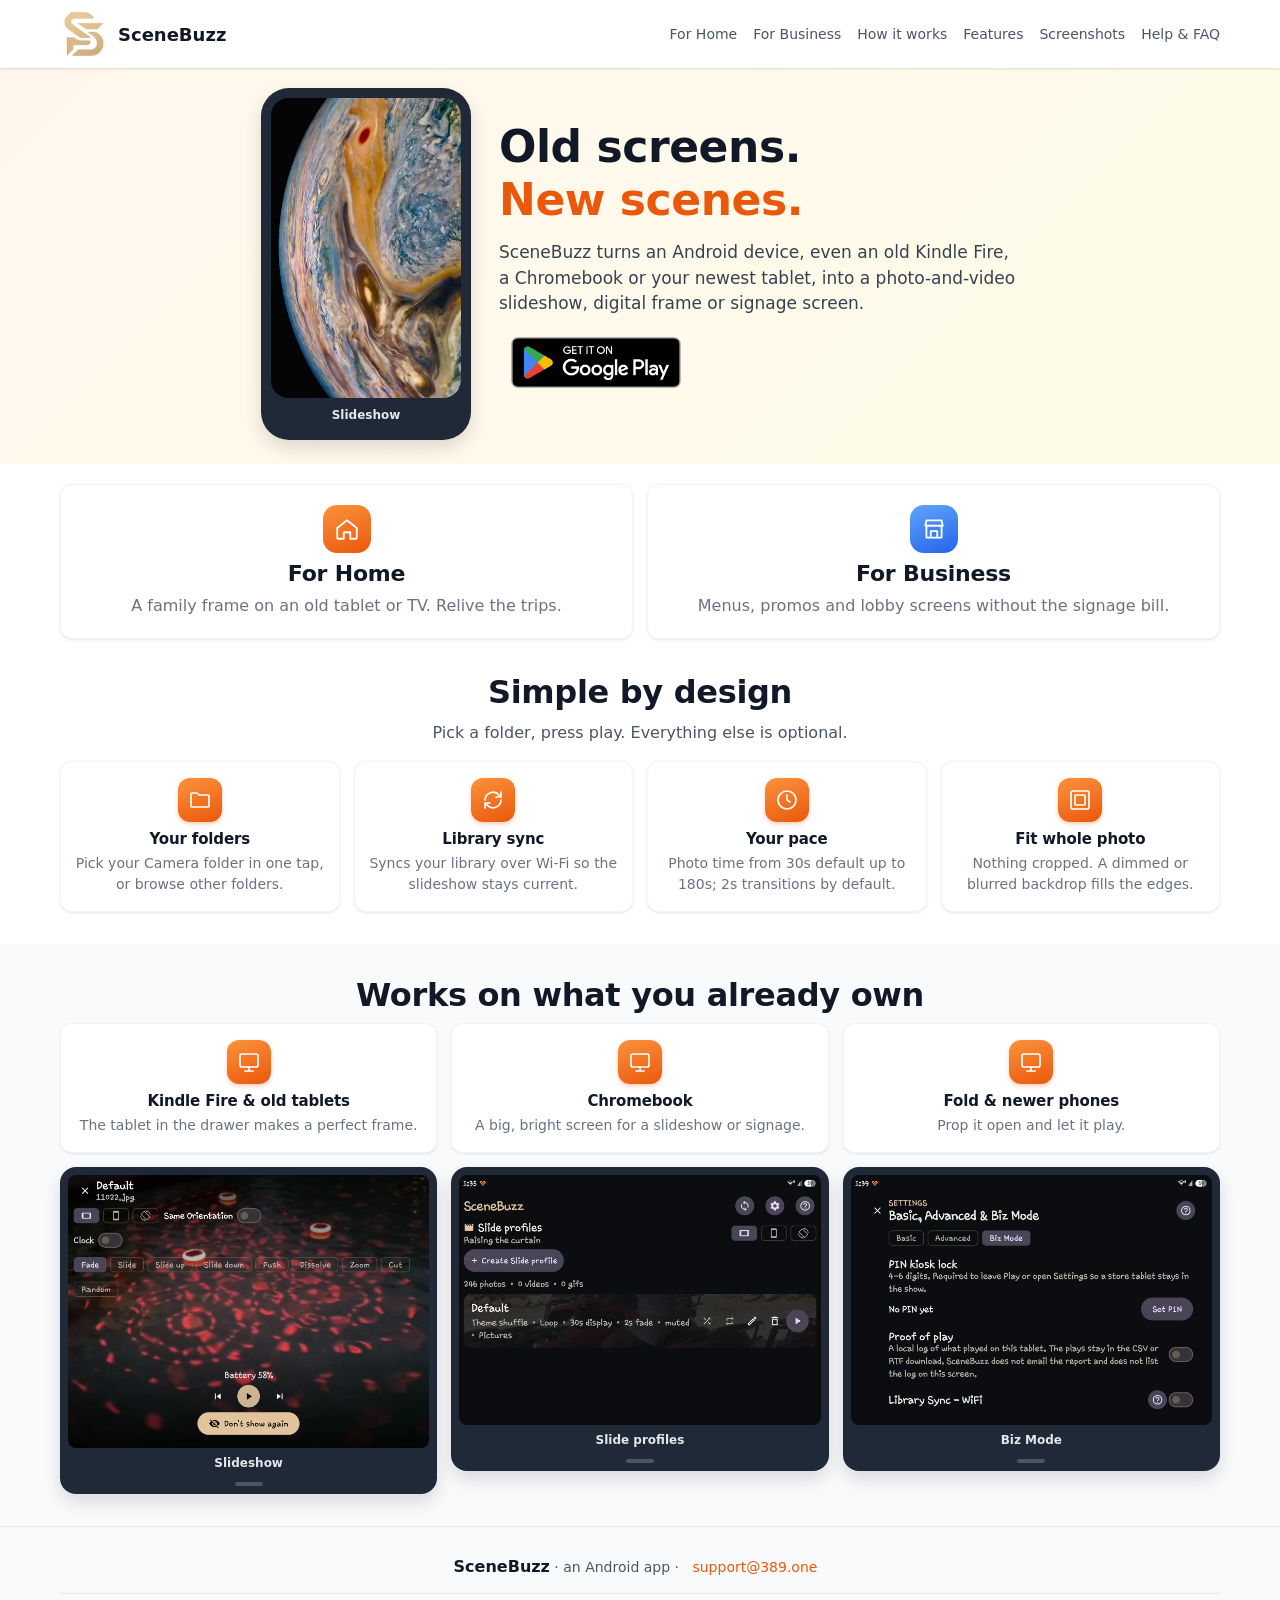
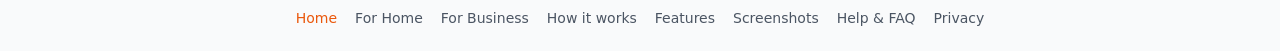
<file: index.html>
<!doctype html><html lang=en><head><meta charset=utf-8><meta name=viewport content="width=device-width,initial-scale=1"><title>Home · SceneBuzz</title>
<meta name=description content="SceneBuzz turns an Android device into a photo-and-video slideshow, digital frame, or signage screen."><link rel=icon href=images/icon.png type=image/png><link rel=icon href=favicon.ico sizes=48x48><link rel=apple-touch-icon href=images/icon.png>
<meta property=og:type content=website><meta property=og:title content="Home · SceneBuzz"><meta property=og:description content="SceneBuzz turns an Android device into a photo-and-video slideshow, digital frame, or signage screen."><meta property=og:url content="https://scenebuzz.389.one/"><meta property=og:image content="https://scenebuzz.389.one/images/feature.jpg"><meta name=twitter:card content=summary_large_image>
<link rel=stylesheet href=style.css></head><body>
<header><div class=w><a class=brand href=index.html><img src=images/icon.png alt=SceneBuzz width=48 height=48>SceneBuzz</a><nav><a href="home.html">For Home</a><a href="business.html">For Business</a><a href="how-it-works.html">How it works</a><a href="features.html">Features</a><a href="screenshots.html">Screenshots</a><a href="faq.html">Help & FAQ</a></nav></div></header><div class=hero><div class="w hero-row"><figure class=phone><video width=480 height=758 poster=assets/scenebuzz-slideshow-poster.jpg?v=4 autoplay muted loop playsinline preload=auto aria-label="SceneBuzz slideshow playing, fading through four planet photos"><source src=assets/scenebuzz-slideshow.webm?v=4 type=video/webm><source src=assets/scenebuzz-slideshow.mp4?v=4 type=video/mp4></video><figcaption>Slideshow</figcaption></figure><div class=hero-copy><h1>Old screens.<br><span class=acc>New scenes.</span></h1><p class=lead>SceneBuzz turns an Android device, even an old Kindle Fire, a Chromebook or your newest tablet, into a photo-and-video slideshow, digital frame or signage screen.</p><a class="gplay" href="https://play.google.com/store/apps/details?id=com.sceneframe.app" target="_blank" rel="noopener"><img src="images/google-play-badge.png" alt="Get it on Google Play" width="194" height="75"></a></div></div></div><div class=w><div class=doors><a class="door d1" href=home.html><svg class="ic" viewBox="0 0 24 24" fill="none" stroke="currentColor" stroke-width="1.7" stroke-linecap="round" stroke-linejoin="round"><path d="M3 11l9-7 9 7v9a1 1 0 0 1-1 1h-5v-6H9v6H4a1 1 0 0 1-1-1z"/></svg><h2>For Home</h2><p>A family frame on an old tablet or TV. Relive the trips.</p></a><a class="door d2" href=business.html><svg class="ic" viewBox="0 0 24 24" fill="none" stroke="currentColor" stroke-width="1.7" stroke-linecap="round" stroke-linejoin="round"><path d="M4 9h16l-1-5H5zM5 9v11h14V9M9 20v-6h6v6"/></svg><h2>For Business</h2><p>Menus, promos and lobby screens without the signage bill.</p></a></div></div><section><div class=w><h2>Simple by design</h2><p class=sub>Pick a folder, press play. Everything else is optional.</p><div class="g g4"><div class=card><svg class="ic" viewBox="0 0 24 24" fill="none" stroke="currentColor" stroke-width="1.7" stroke-linecap="round" stroke-linejoin="round"><path d="M3 6a1 1 0 0 1 1-1h5l2 2h9a1 1 0 0 1 1 1v10a1 1 0 0 1-1 1H4a1 1 0 0 1-1-1z"/></svg><h3>Your folders</h3><p>Pick your Camera folder in one tap, or browse other folders.</p></div><div class=card><svg class="ic" viewBox="0 0 24 24" fill="none" stroke="currentColor" stroke-width="1.7" stroke-linecap="round" stroke-linejoin="round"><path d="M4 12a8 8 0 0 1 14-5l2 2M20 12a8 8 0 0 1-14 5l-2-2M20 4v5h-5M4 20v-5h5"/></svg><h3>Library sync</h3><p>Syncs your library over Wi-Fi so the slideshow stays current.</p></div><div class=card><svg class="ic" viewBox="0 0 24 24" fill="none" stroke="currentColor" stroke-width="1.7" stroke-linecap="round" stroke-linejoin="round"><circle cx="12" cy="12" r="9"/><path d="M12 7v5l3 2"/></svg><h3>Your pace</h3><p>Photo time from 30s default up to 180s; 2s transitions by default.</p></div><div class=card><svg class="ic" viewBox="0 0 24 24" fill="none" stroke="currentColor" stroke-width="1.7" stroke-linecap="round" stroke-linejoin="round"><rect x="3" y="3" width="18" height="18" rx="2"/><rect x="7" y="7" width="10" height="10" rx="1"/></svg><h3>Fit whole photo</h3><p>Nothing cropped. A dimmed or blurred backdrop fills the edges.</p></div></div></div></section><section class="dark"><div class=w><h2>Works on what you already own</h2><div class=stack><div class="g g3"><div class=card><svg class="ic" viewBox="0 0 24 24" fill="none" stroke="currentColor" stroke-width="1.7" stroke-linecap="round" stroke-linejoin="round"><rect x="3" y="4" width="18" height="13" rx="2"/><path d="M8 21h8M12 17v4"/></svg><h3>Kindle Fire & old tablets</h3><p>The tablet in the drawer makes a perfect frame.</p></div><div class=card><svg class="ic" viewBox="0 0 24 24" fill="none" stroke="currentColor" stroke-width="1.7" stroke-linecap="round" stroke-linejoin="round"><rect x="3" y="4" width="18" height="13" rx="2"/><path d="M8 21h8M12 17v4"/></svg><h3>Chromebook</h3><p>A big, bright screen for a slideshow or signage.</p></div><div class=card><svg class="ic" viewBox="0 0 24 24" fill="none" stroke="currentColor" stroke-width="1.7" stroke-linecap="round" stroke-linejoin="round"><rect x="3" y="4" width="18" height="13" rx="2"/><path d="M8 21h8M12 17v4"/></svg><h3>Fold & newer phones</h3><p>Prop it open and let it play.</p></div></div><div class="shots c3"><figure class=shot><img src=images/play.webp alt="SceneBuzz slideshow with the transition picker open" width=1400 height=1057><figcaption>Slideshow</figcaption></figure><figure class=shot><img src=images/home.webp alt="SceneBuzz home screen with slide profiles" width=1400 height=967><figcaption>Slide profiles</figcaption></figure><figure class=shot><img src=images/biz.webp alt="Biz Mode settings with PIN kiosk lock, proof of play, and Library Sync" width=1400 height=967><figcaption>Biz Mode</figcaption></figure></div></div></div></section>
<footer><div class=w><div><b style="color:#f4efe8">SceneBuzz</b> · an Android app · <a href="mailto:support@389.one">support@389.one</a></div><div><a href="index.html">Home</a><a href="home.html">For Home</a><a href="business.html">For Business</a><a href="how-it-works.html">How it works</a><a href="features.html">Features</a><a href="screenshots.html">Screenshots</a><a href="faq.html">Help & FAQ</a><a href="privacy.html">Privacy</a></div></div></footer></body></html>
</file>
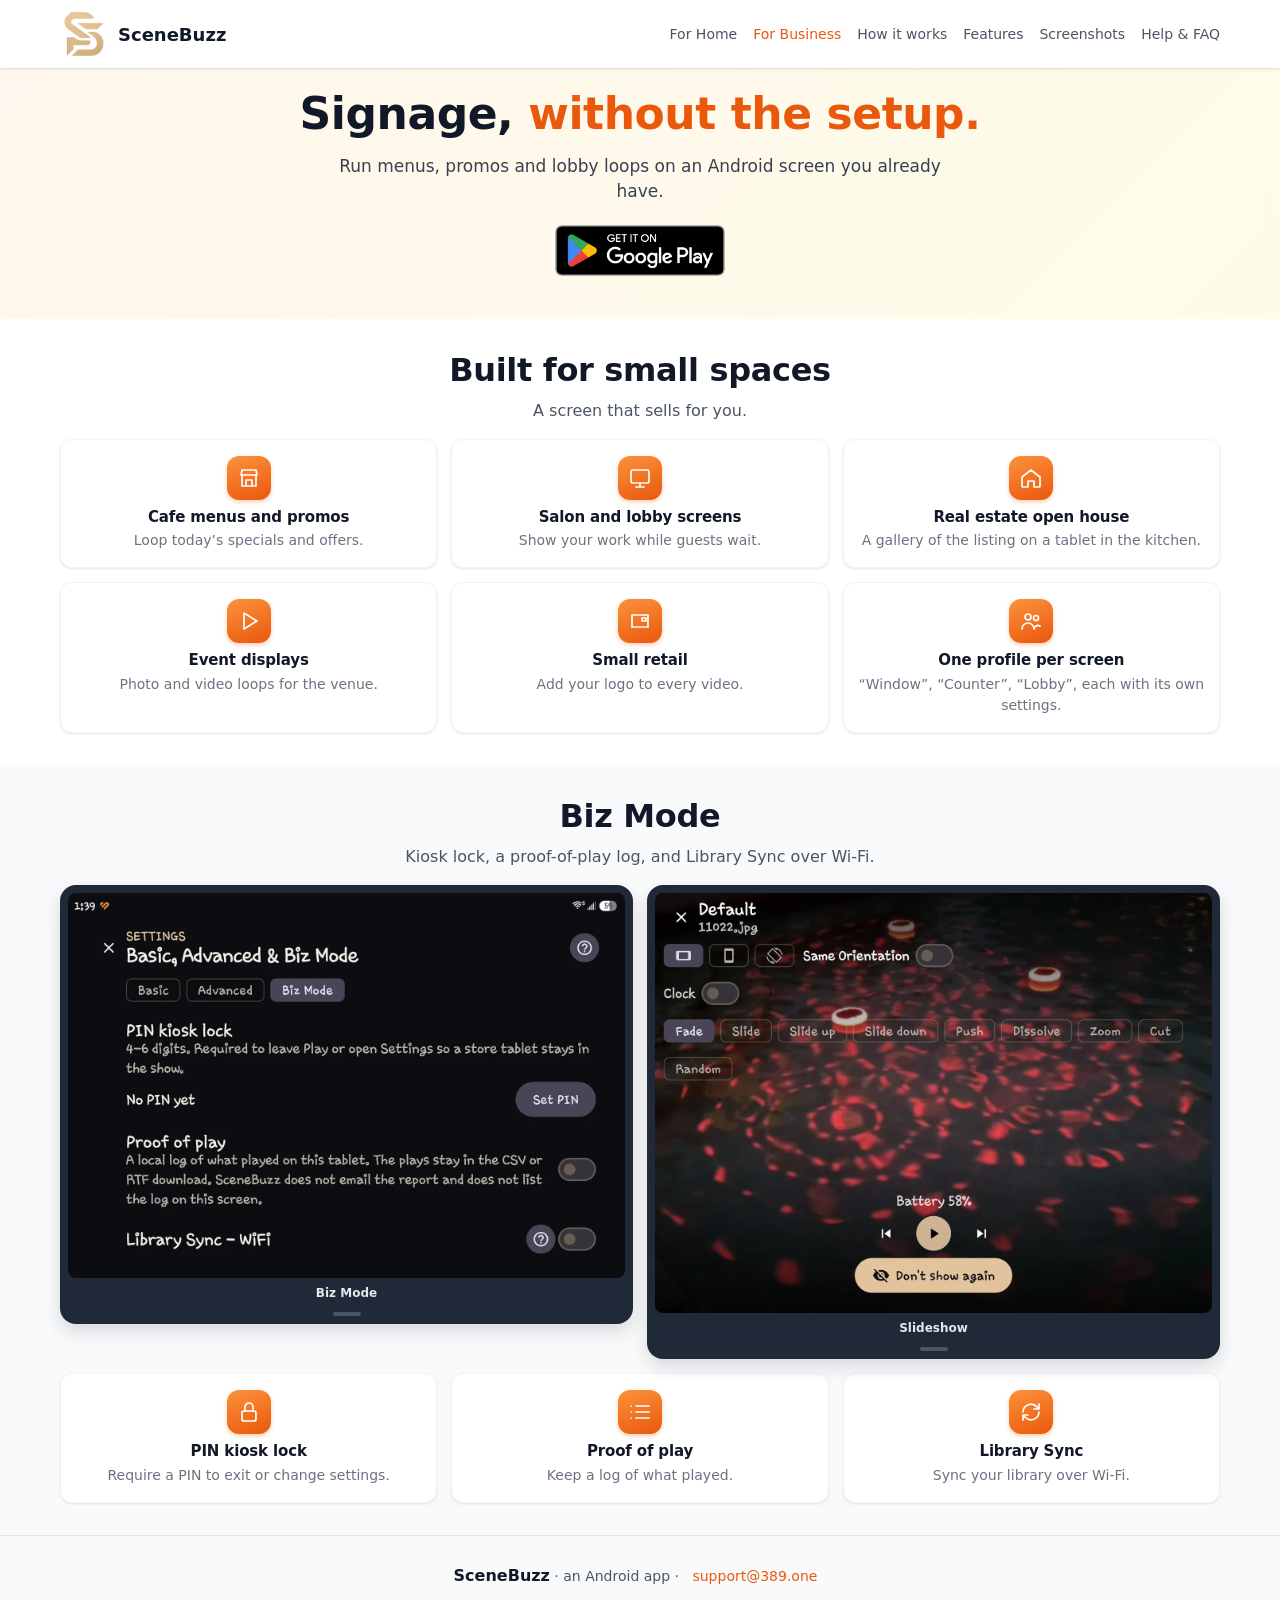
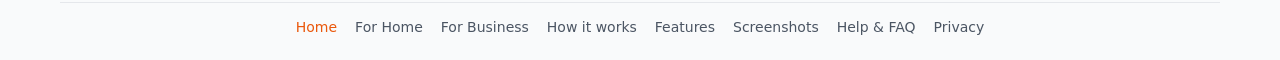
<file: business.html>
<!doctype html><html lang=en><head><meta charset=utf-8><meta name=viewport content="width=device-width,initial-scale=1"><title>For Business · SceneBuzz</title>
<meta name=description content="Biz Mode adds a PIN kiosk lock, a proof-of-play log, and Library Sync over Wi-Fi."><link rel=icon href=images/icon.png type=image/png><link rel=icon href=favicon.ico sizes=48x48><link rel=apple-touch-icon href=images/icon.png>
<meta property=og:type content=website><meta property=og:title content="For Business · SceneBuzz"><meta property=og:description content="Biz Mode adds a PIN kiosk lock, a proof-of-play log, and Library Sync over Wi-Fi."><meta property=og:url content="https://scenebuzz.389.one/business.html"><meta property=og:image content="https://scenebuzz.389.one/images/feature.jpg"><meta name=twitter:card content=summary_large_image>
<link rel=stylesheet href=style.css></head><body>
<header><div class=w><a class=brand href=index.html><img src=images/icon.png alt=SceneBuzz width=48 height=48>SceneBuzz</a><nav><a href="home.html">For Home</a><a href="business.html" class=on>For Business</a><a href="how-it-works.html">How it works</a><a href="features.html">Features</a><a href="screenshots.html">Screenshots</a><a href="faq.html">Help & FAQ</a></nav></div></header><div class=hero><div class=w><h1>Signage, <span class=acc>without the setup.</span></h1><p class=lead>Run menus, promos and lobby loops on an Android screen you already have.</p><a class="gplay" href="https://play.google.com/store/apps/details?id=com.sceneframe.app" target="_blank" rel="noopener"><img src="images/google-play-badge.png" alt="Get it on Google Play" width="194" height="75"></a></div></div><section><div class=w><h2>Built for small spaces</h2><p class=sub>A screen that sells for you.</p><div class="g g3"><div class=card><svg class="ic" viewBox="0 0 24 24" fill="none" stroke="currentColor" stroke-width="1.7" stroke-linecap="round" stroke-linejoin="round"><path d="M4 9h16l-1-5H5zM5 9v11h14V9M9 20v-6h6v6"/></svg><h3>Cafe menus and promos</h3><p>Loop today’s specials and offers.</p></div><div class=card><svg class="ic" viewBox="0 0 24 24" fill="none" stroke="currentColor" stroke-width="1.7" stroke-linecap="round" stroke-linejoin="round"><rect x="3" y="4" width="18" height="13" rx="2"/><path d="M8 21h8M12 17v4"/></svg><h3>Salon and lobby screens</h3><p>Show your work while guests wait.</p></div><div class=card><svg class="ic" viewBox="0 0 24 24" fill="none" stroke="currentColor" stroke-width="1.7" stroke-linecap="round" stroke-linejoin="round"><path d="M3 11l9-7 9 7v9a1 1 0 0 1-1 1h-5v-6H9v6H4a1 1 0 0 1-1-1z"/></svg><h3>Real estate open house</h3><p>A gallery of the listing on a tablet in the kitchen.</p></div><div class=card><svg class="ic" viewBox="0 0 24 24" fill="none" stroke="currentColor" stroke-width="1.7" stroke-linecap="round" stroke-linejoin="round"><path d="M7 4l13 8-13 8z"/></svg><h3>Event displays</h3><p>Photo and video loops for the venue.</p></div><div class=card><svg class="ic" viewBox="0 0 24 24" fill="none" stroke="currentColor" stroke-width="1.7" stroke-linecap="round" stroke-linejoin="round"><path d="M4 6h16v12H4z"/><path d="M14 9h4v3h-4z"/></svg><h3>Small retail</h3><p>Add your logo to every video.</p></div><div class=card><svg class="ic" viewBox="0 0 24 24" fill="none" stroke="currentColor" stroke-width="1.7" stroke-linecap="round" stroke-linejoin="round"><circle cx="9" cy="8" r="3"/><circle cx="17" cy="9" r="2.5"/><path d="M3 20a6 6 0 0 1 12 0M15 20a4 4 0 0 1 6-3"/></svg><h3>One profile per screen</h3><p>“Window”, “Counter”, “Lobby”, each with its own settings.</p></div></div></div></section><section class="dark"><div class=w><h2>Biz Mode</h2><p class=sub>Kiosk lock, a proof-of-play log, and Library Sync over Wi-Fi.</p><div class=stack><div class="shots c2"><figure class=shot><img src=images/biz.webp alt="Biz Mode settings with PIN kiosk lock, proof of play, and Library Sync" width=1400 height=967><figcaption>Biz Mode</figcaption></figure><figure class=shot><img src=images/play.webp alt="SceneBuzz slideshow with the transition picker open" width=1400 height=1057><figcaption>Slideshow</figcaption></figure></div><div class="g g3"><div class=card><svg class="ic" viewBox="0 0 24 24" fill="none" stroke="currentColor" stroke-width="1.7" stroke-linecap="round" stroke-linejoin="round"><rect x="5" y="11" width="14" height="10" rx="2"/><path d="M8 11V7a4 4 0 0 1 8 0v4"/></svg><h3>PIN kiosk lock</h3><p>Require a PIN to exit or change settings.</p></div><div class=card><svg class="ic" viewBox="0 0 24 24" fill="none" stroke="currentColor" stroke-width="1.7" stroke-linecap="round" stroke-linejoin="round"><path d="M8 6h13M8 12h13M8 18h13M3 6h.01M3 12h.01M3 18h.01"/></svg><h3>Proof of play</h3><p>Keep a log of what played.</p></div><div class=card><svg class="ic" viewBox="0 0 24 24" fill="none" stroke="currentColor" stroke-width="1.7" stroke-linecap="round" stroke-linejoin="round"><path d="M4 12a8 8 0 0 1 14-5l2 2M20 12a8 8 0 0 1-14 5l-2-2M20 4v5h-5M4 20v-5h5"/></svg><h3>Library Sync</h3><p>Sync your library over Wi-Fi.</p></div></div></div></div></section>
<footer><div class=w><div><b style="color:#f4efe8">SceneBuzz</b> · an Android app · <a href="mailto:support@389.one">support@389.one</a></div><div><a href="index.html">Home</a><a href="home.html">For Home</a><a href="business.html">For Business</a><a href="how-it-works.html">How it works</a><a href="features.html">Features</a><a href="screenshots.html">Screenshots</a><a href="faq.html">Help & FAQ</a><a href="privacy.html">Privacy</a></div></div></footer></body></html>
</file>
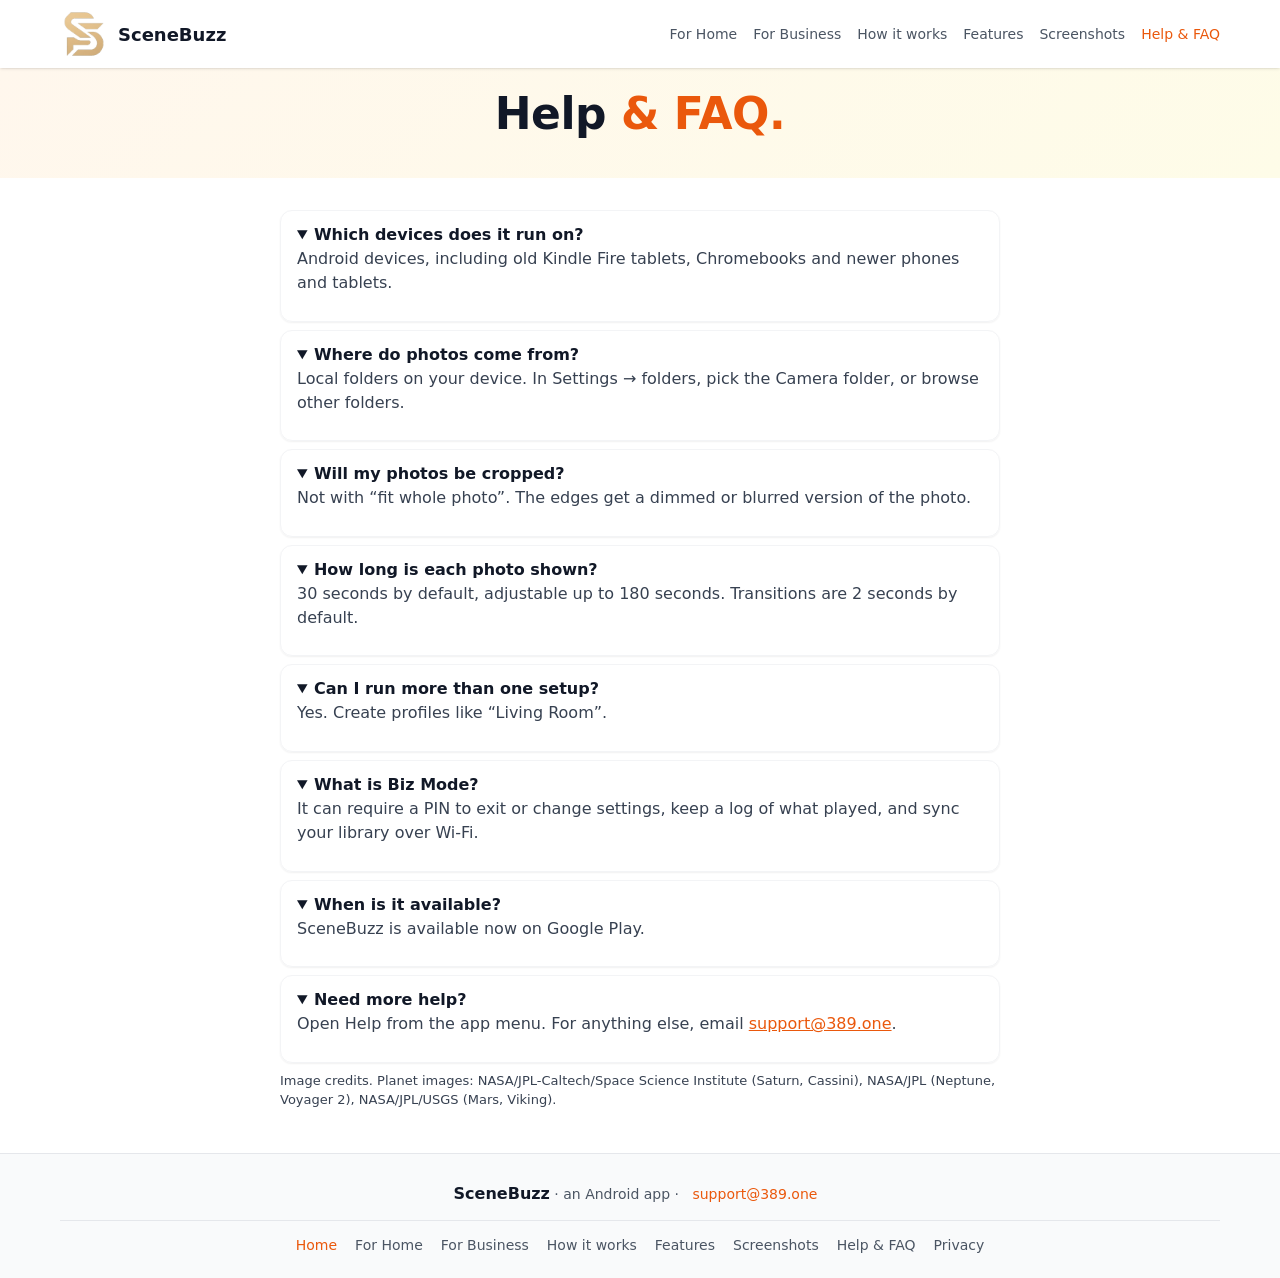
<file: faq.html>
<!doctype html><html lang=en><head><meta charset=utf-8><meta name=viewport content="width=device-width,initial-scale=1"><title>Help & FAQ · SceneBuzz</title>
<meta name=description content="Answers on devices, photos, timing, profiles, and Biz Mode, plus how to reach Help."><link rel=icon href=images/icon.png type=image/png><link rel=icon href=favicon.ico sizes=48x48><link rel=apple-touch-icon href=images/icon.png>
<meta property=og:type content=website><meta property=og:title content="Help & FAQ · SceneBuzz"><meta property=og:description content="Answers on devices, photos, timing, profiles, and Biz Mode, plus how to reach Help."><meta property=og:url content="https://scenebuzz.389.one/faq.html"><meta property=og:image content="https://scenebuzz.389.one/images/feature.jpg"><meta name=twitter:card content=summary_large_image>
<link rel=stylesheet href=style.css></head><body>
<header><div class=w><a class=brand href=index.html><img src=images/icon.png alt=SceneBuzz width=48 height=48>SceneBuzz</a><nav><a href="home.html">For Home</a><a href="business.html">For Business</a><a href="how-it-works.html">How it works</a><a href="features.html">Features</a><a href="screenshots.html">Screenshots</a><a href="faq.html" class=on>Help & FAQ</a></nav></div></header><div class=hero><div class=w><h1>Help <span class=acc>& FAQ.</span></h1></div></div><section><div class="w prose"><details open><summary>Which devices does it run on?</summary><p>Android devices, including old Kindle Fire tablets, Chromebooks and newer phones and tablets.</p></details><details open><summary>Where do photos come from?</summary><p>Local folders on your device. In Settings → folders, pick the Camera folder, or browse other folders.</p></details><details open><summary>Will my photos be cropped?</summary><p>Not with “fit whole photo”. The edges get a dimmed or blurred version of the photo.</p></details><details open><summary>How long is each photo shown?</summary><p>30 seconds by default, adjustable up to 180 seconds. Transitions are 2 seconds by default.</p></details><details open><summary>Can I run more than one setup?</summary><p>Yes. Create profiles like “Living Room”.</p></details><details open><summary>What is Biz Mode?</summary><p>It can require a PIN to exit or change settings, keep a log of what played, and sync your library over Wi-Fi.</p></details><details open><summary>When is it available?</summary><p>SceneBuzz is available now on Google Play.</p></details><details open><summary>Need more help?</summary><p>Open Help from the app menu. For anything else, email <a href="mailto:support@389.one">support@389.one</a>.</p></details><p class=credits>Image credits. Planet images: NASA/JPL-Caltech/Space Science Institute (Saturn, Cassini), NASA/JPL (Neptune, Voyager 2), NASA/JPL/USGS (Mars, Viking).</p></div></section>
<footer><div class=w><div><b style="color:#f4efe8">SceneBuzz</b> · an Android app · <a href="mailto:support@389.one">support@389.one</a></div><div><a href="index.html">Home</a><a href="home.html">For Home</a><a href="business.html">For Business</a><a href="how-it-works.html">How it works</a><a href="features.html">Features</a><a href="screenshots.html">Screenshots</a><a href="faq.html">Help & FAQ</a><a href="privacy.html">Privacy</a></div></div></footer></body></html>
</file>
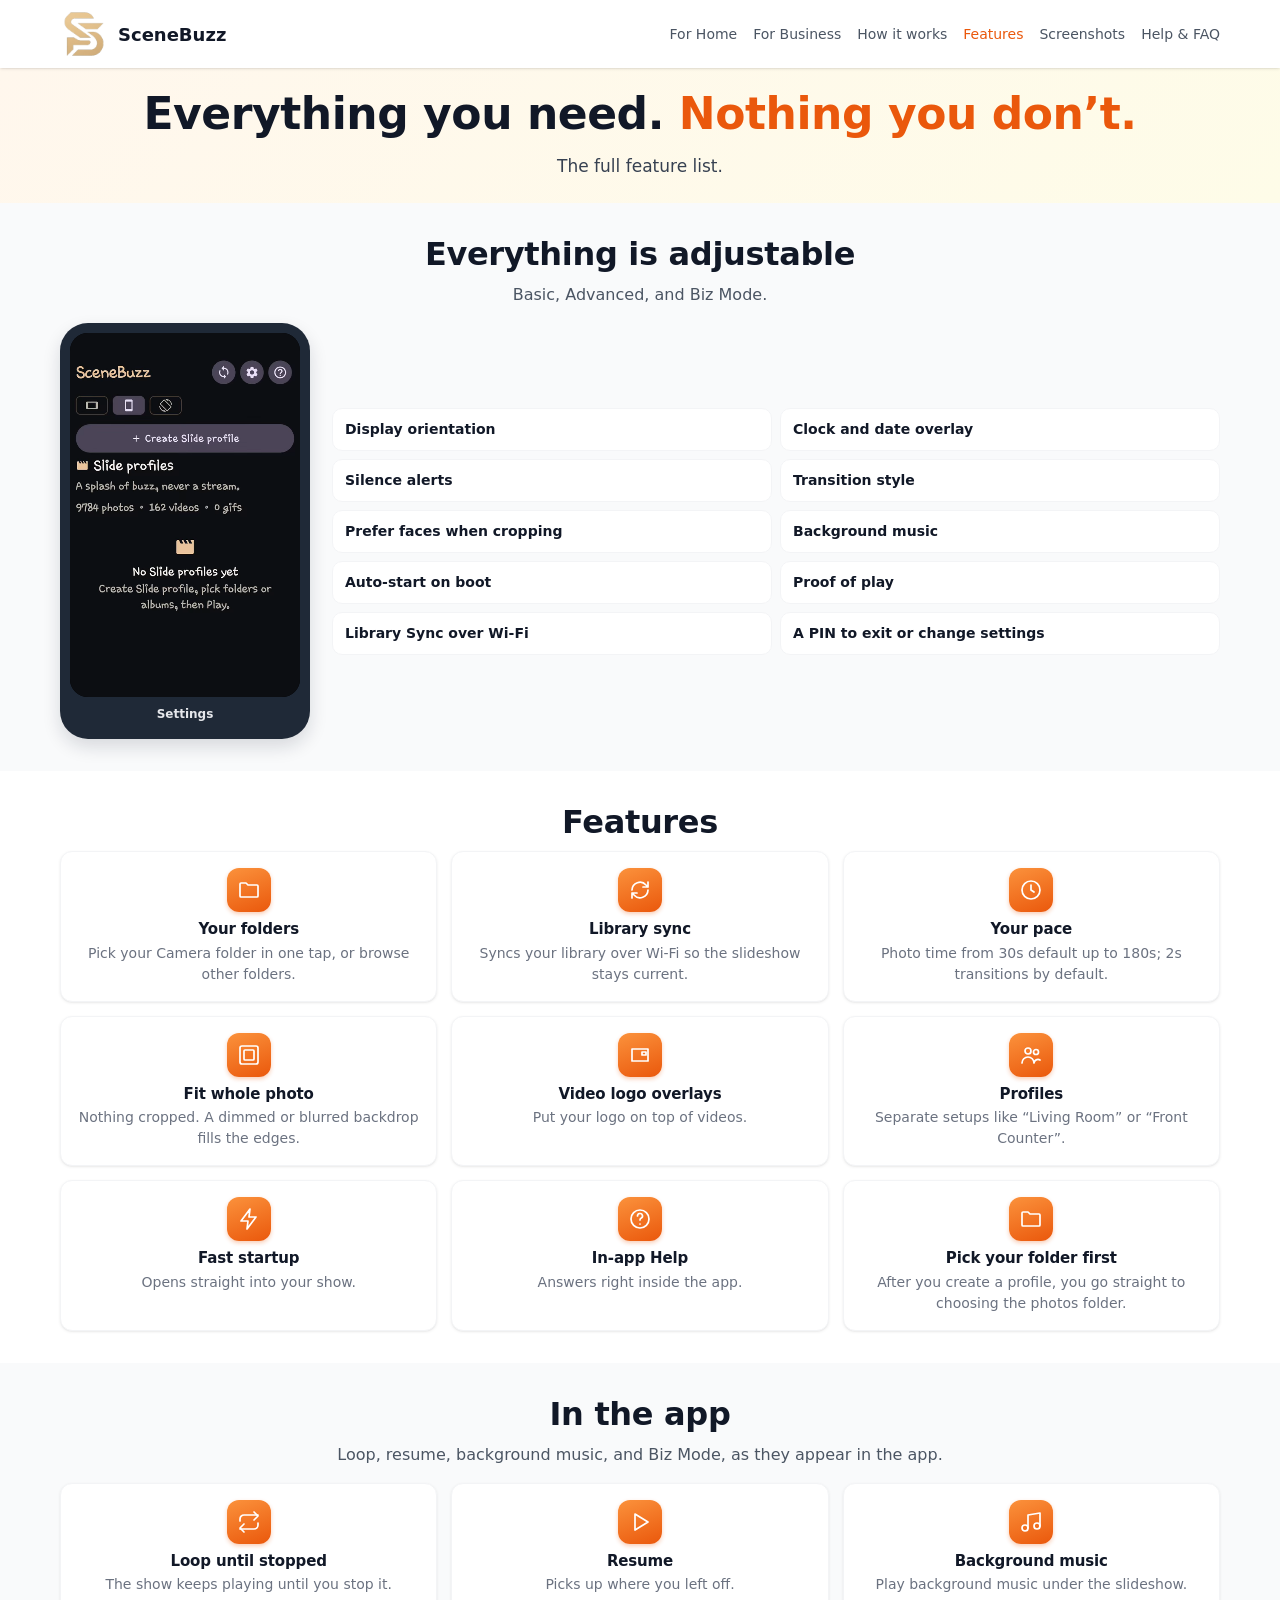
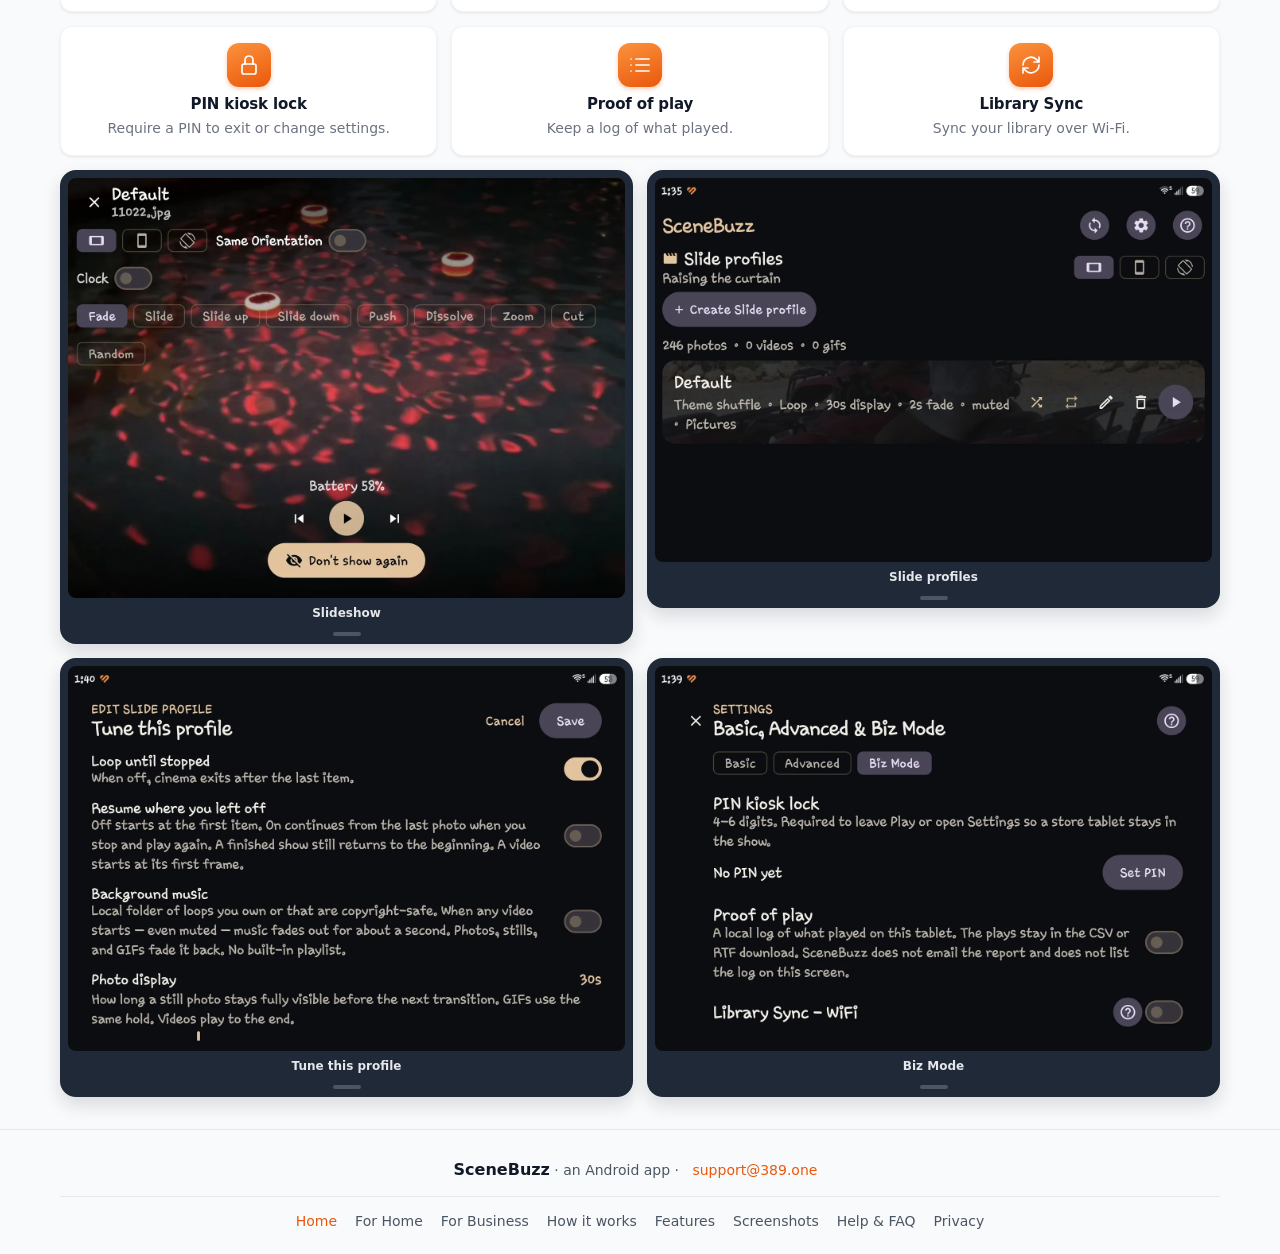
<file: features.html>
<!doctype html><html lang=en><head><meta charset=utf-8><meta name=viewport content="width=device-width,initial-scale=1"><title>Features · SceneBuzz</title>
<meta name=description content="SceneBuzz features, including loop, resume, background music, and Biz Mode."><link rel=icon href=images/icon.png type=image/png><link rel=icon href=favicon.ico sizes=48x48><link rel=apple-touch-icon href=images/icon.png>
<meta property=og:type content=website><meta property=og:title content="Features · SceneBuzz"><meta property=og:description content="SceneBuzz features, including loop, resume, background music, and Biz Mode."><meta property=og:url content="https://scenebuzz.389.one/features.html"><meta property=og:image content="https://scenebuzz.389.one/images/feature.jpg"><meta name=twitter:card content=summary_large_image>
<link rel=stylesheet href=style.css></head><body>
<header><div class=w><a class=brand href=index.html><img src=images/icon.png alt=SceneBuzz width=48 height=48>SceneBuzz</a><nav><a href="home.html">For Home</a><a href="business.html">For Business</a><a href="how-it-works.html">How it works</a><a href="features.html" class=on>Features</a><a href="screenshots.html">Screenshots</a><a href="faq.html">Help & FAQ</a></nav></div></header><div class=hero><div class=w><h1>Everything you need. <span class=acc>Nothing you don’t.</span></h1><p class=lead>The full feature list.</p></div></div><section class="dark"><div class=w><h2>Everything is adjustable</h2><p class=sub>Basic, Advanced, and Biz Mode.</p><div class=adjust><figure class=phone><video width=540 height=854 poster=assets/scenebuzz-settings-poster.jpg autoplay muted loop playsinline preload=metadata loading=lazy aria-label="SceneBuzz Settings, scrolling through Basic, Advanced, and Biz Mode"><source src=assets/scenebuzz-settings.webm type=video/webm><source src=assets/scenebuzz-settings.mp4 type=video/mp4></video><figcaption>Settings</figcaption></figure><ul class=opts><li>Display orientation</li><li>Clock and date overlay</li><li>Silence alerts</li><li>Transition style</li><li>Prefer faces when cropping</li><li>Background music</li><li>Auto-start on boot</li><li>Proof of play</li><li>Library Sync over Wi-Fi</li><li>A PIN to exit or change settings</li></ul></div></div></section><section><div class=w><h2>Features</h2><div class="g g3"><div class=card><svg class="ic" viewBox="0 0 24 24" fill="none" stroke="currentColor" stroke-width="1.7" stroke-linecap="round" stroke-linejoin="round"><path d="M3 6a1 1 0 0 1 1-1h5l2 2h9a1 1 0 0 1 1 1v10a1 1 0 0 1-1 1H4a1 1 0 0 1-1-1z"/></svg><h3>Your folders</h3><p>Pick your Camera folder in one tap, or browse other folders.</p></div><div class=card><svg class="ic" viewBox="0 0 24 24" fill="none" stroke="currentColor" stroke-width="1.7" stroke-linecap="round" stroke-linejoin="round"><path d="M4 12a8 8 0 0 1 14-5l2 2M20 12a8 8 0 0 1-14 5l-2-2M20 4v5h-5M4 20v-5h5"/></svg><h3>Library sync</h3><p>Syncs your library over Wi-Fi so the slideshow stays current.</p></div><div class=card><svg class="ic" viewBox="0 0 24 24" fill="none" stroke="currentColor" stroke-width="1.7" stroke-linecap="round" stroke-linejoin="round"><circle cx="12" cy="12" r="9"/><path d="M12 7v5l3 2"/></svg><h3>Your pace</h3><p>Photo time from 30s default up to 180s; 2s transitions by default.</p></div><div class=card><svg class="ic" viewBox="0 0 24 24" fill="none" stroke="currentColor" stroke-width="1.7" stroke-linecap="round" stroke-linejoin="round"><rect x="3" y="3" width="18" height="18" rx="2"/><rect x="7" y="7" width="10" height="10" rx="1"/></svg><h3>Fit whole photo</h3><p>Nothing cropped. A dimmed or blurred backdrop fills the edges.</p></div><div class=card><svg class="ic" viewBox="0 0 24 24" fill="none" stroke="currentColor" stroke-width="1.7" stroke-linecap="round" stroke-linejoin="round"><path d="M4 6h16v12H4z"/><path d="M14 9h4v3h-4z"/></svg><h3>Video logo overlays</h3><p>Put your logo on top of videos.</p></div><div class=card><svg class="ic" viewBox="0 0 24 24" fill="none" stroke="currentColor" stroke-width="1.7" stroke-linecap="round" stroke-linejoin="round"><circle cx="9" cy="8" r="3"/><circle cx="17" cy="9" r="2.5"/><path d="M3 20a6 6 0 0 1 12 0M15 20a4 4 0 0 1 6-3"/></svg><h3>Profiles</h3><p>Separate setups like “Living Room” or “Front Counter”.</p></div><div class=card><svg class="ic" viewBox="0 0 24 24" fill="none" stroke="currentColor" stroke-width="1.7" stroke-linecap="round" stroke-linejoin="round"><path d="M13 2L4 14h7l-1 8 9-12h-7z"/></svg><h3>Fast startup</h3><p>Opens straight into your show.</p></div><div class=card><svg class="ic" viewBox="0 0 24 24" fill="none" stroke="currentColor" stroke-width="1.7" stroke-linecap="round" stroke-linejoin="round"><circle cx="12" cy="12" r="9"/><path d="M9.5 9a2.5 2.5 0 1 1 3.5 2.3c-.7.3-1 .9-1 1.7M12 17h.01"/></svg><h3>In-app Help</h3><p>Answers right inside the app.</p></div><div class=card><svg class="ic" viewBox="0 0 24 24" fill="none" stroke="currentColor" stroke-width="1.7" stroke-linecap="round" stroke-linejoin="round"><path d="M3 6a1 1 0 0 1 1-1h5l2 2h9a1 1 0 0 1 1 1v10a1 1 0 0 1-1 1H4a1 1 0 0 1-1-1z"/></svg><h3>Pick your folder first</h3><p>After you create a profile, you go straight to choosing the photos folder.</p></div></div></div></section><section class="dark"><div class=w><h2>In the app</h2><p class=sub>Loop, resume, background music, and Biz Mode, as they appear in the app.</p><div class=stack><div class="g g3"><div class=card><svg class="ic" viewBox="0 0 24 24" fill="none" stroke="currentColor" stroke-width="1.7" stroke-linecap="round" stroke-linejoin="round"><path d="M17 2l4 4-4 4"/><path d="M3 11V9a4 4 0 0 1 4-4h14"/><path d="M7 22l-4-4 4-4"/><path d="M21 13v2a4 4 0 0 1-4 4H3"/></svg><h3>Loop until stopped</h3><p>The show keeps playing until you stop it.</p></div><div class=card><svg class="ic" viewBox="0 0 24 24" fill="none" stroke="currentColor" stroke-width="1.7" stroke-linecap="round" stroke-linejoin="round"><path d="M7 4l13 8-13 8z"/></svg><h3>Resume</h3><p>Picks up where you left off.</p></div><div class=card><svg class="ic" viewBox="0 0 24 24" fill="none" stroke="currentColor" stroke-width="1.7" stroke-linecap="round" stroke-linejoin="round"><path d="M9 18V5l12-2v13"/><circle cx="6" cy="18" r="3"/><circle cx="18" cy="16" r="3"/></svg><h3>Background music</h3><p>Play background music under the slideshow.</p></div><div class=card><svg class="ic" viewBox="0 0 24 24" fill="none" stroke="currentColor" stroke-width="1.7" stroke-linecap="round" stroke-linejoin="round"><rect x="5" y="11" width="14" height="10" rx="2"/><path d="M8 11V7a4 4 0 0 1 8 0v4"/></svg><h3>PIN kiosk lock</h3><p>Require a PIN to exit or change settings.</p></div><div class=card><svg class="ic" viewBox="0 0 24 24" fill="none" stroke="currentColor" stroke-width="1.7" stroke-linecap="round" stroke-linejoin="round"><path d="M8 6h13M8 12h13M8 18h13M3 6h.01M3 12h.01M3 18h.01"/></svg><h3>Proof of play</h3><p>Keep a log of what played.</p></div><div class=card><svg class="ic" viewBox="0 0 24 24" fill="none" stroke="currentColor" stroke-width="1.7" stroke-linecap="round" stroke-linejoin="round"><path d="M4 12a8 8 0 0 1 14-5l2 2M20 12a8 8 0 0 1-14 5l-2-2M20 4v5h-5M4 20v-5h5"/></svg><h3>Library Sync</h3><p>Sync your library over Wi-Fi.</p></div></div><div class="shots c2"><figure class=shot><img src=images/play.webp alt="SceneBuzz slideshow with the transition picker open" width=1400 height=1057><figcaption>Slideshow</figcaption></figure><figure class=shot><img src=images/home.webp alt="SceneBuzz home screen with slide profiles" width=1400 height=967><figcaption>Slide profiles</figcaption></figure><figure class=shot><img src=images/profile.webp alt="Tune this profile: loop, resume, background music, and photo display" width=1400 height=967><figcaption>Tune this profile</figcaption></figure><figure class=shot><img src=images/biz.webp alt="Biz Mode settings with PIN kiosk lock, proof of play, and Library Sync" width=1400 height=967><figcaption>Biz Mode</figcaption></figure></div></div></div></section>
<footer><div class=w><div><b style="color:#f4efe8">SceneBuzz</b> · an Android app · <a href="mailto:support@389.one">support@389.one</a></div><div><a href="index.html">Home</a><a href="home.html">For Home</a><a href="business.html">For Business</a><a href="how-it-works.html">How it works</a><a href="features.html">Features</a><a href="screenshots.html">Screenshots</a><a href="faq.html">Help & FAQ</a><a href="privacy.html">Privacy</a></div></div></footer></body></html>
</file>
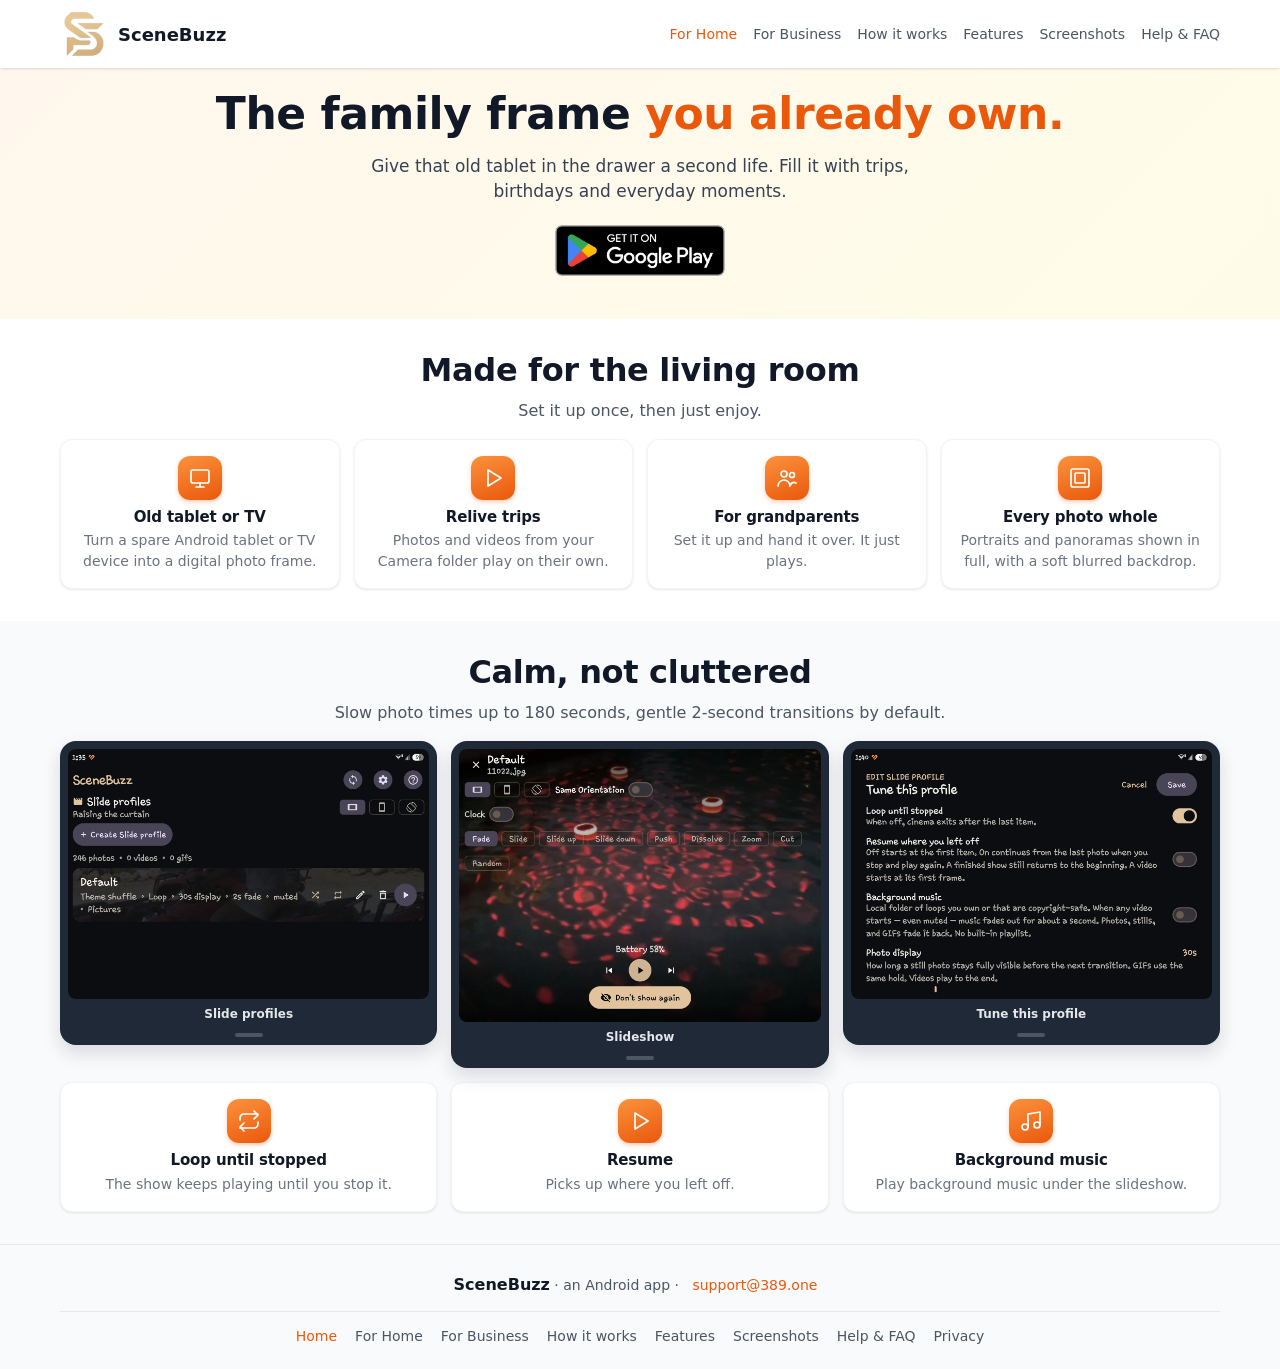
<file: home.html>
<!doctype html><html lang=en><head><meta charset=utf-8><meta name=viewport content="width=device-width,initial-scale=1"><title>For Home · SceneBuzz</title>
<meta name=description content="A family photo frame on an Android tablet you already own."><link rel=icon href=images/icon.png type=image/png><link rel=icon href=favicon.ico sizes=48x48><link rel=apple-touch-icon href=images/icon.png>
<meta property=og:type content=website><meta property=og:title content="For Home · SceneBuzz"><meta property=og:description content="A family photo frame on an Android tablet you already own."><meta property=og:url content="https://scenebuzz.389.one/home.html"><meta property=og:image content="https://scenebuzz.389.one/images/feature.jpg"><meta name=twitter:card content=summary_large_image>
<link rel=stylesheet href=style.css></head><body>
<header><div class=w><a class=brand href=index.html><img src=images/icon.png alt=SceneBuzz width=48 height=48>SceneBuzz</a><nav><a href="home.html" class=on>For Home</a><a href="business.html">For Business</a><a href="how-it-works.html">How it works</a><a href="features.html">Features</a><a href="screenshots.html">Screenshots</a><a href="faq.html">Help & FAQ</a></nav></div></header><div class=hero><div class=w><h1>The family frame <span class=acc>you already own.</span></h1><p class=lead>Give that old tablet in the drawer a second life. Fill it with trips, birthdays and everyday moments.</p><a class="gplay" href="https://play.google.com/store/apps/details?id=com.sceneframe.app" target="_blank" rel="noopener"><img src="images/google-play-badge.png" alt="Get it on Google Play" width="194" height="75"></a></div></div><section><div class=w><h2>Made for the living room</h2><p class=sub>Set it up once, then just enjoy.</p><div class="g g4"><div class=card><svg class="ic" viewBox="0 0 24 24" fill="none" stroke="currentColor" stroke-width="1.7" stroke-linecap="round" stroke-linejoin="round"><rect x="3" y="4" width="18" height="13" rx="2"/><path d="M8 21h8M12 17v4"/></svg><h3>Old tablet or TV</h3><p>Turn a spare Android tablet or TV device into a digital photo frame.</p></div><div class=card><svg class="ic" viewBox="0 0 24 24" fill="none" stroke="currentColor" stroke-width="1.7" stroke-linecap="round" stroke-linejoin="round"><path d="M7 4l13 8-13 8z"/></svg><h3>Relive trips</h3><p>Photos and videos from your Camera folder play on their own.</p></div><div class=card><svg class="ic" viewBox="0 0 24 24" fill="none" stroke="currentColor" stroke-width="1.7" stroke-linecap="round" stroke-linejoin="round"><circle cx="9" cy="8" r="3"/><circle cx="17" cy="9" r="2.5"/><path d="M3 20a6 6 0 0 1 12 0M15 20a4 4 0 0 1 6-3"/></svg><h3>For grandparents</h3><p>Set it up and hand it over. It just plays.</p></div><div class=card><svg class="ic" viewBox="0 0 24 24" fill="none" stroke="currentColor" stroke-width="1.7" stroke-linecap="round" stroke-linejoin="round"><rect x="3" y="3" width="18" height="18" rx="2"/><rect x="7" y="7" width="10" height="10" rx="1"/></svg><h3>Every photo whole</h3><p>Portraits and panoramas shown in full, with a soft blurred backdrop.</p></div></div></div></section><section class="dark"><div class=w><h2>Calm, not cluttered</h2><p class=sub>Slow photo times up to 180 seconds, gentle 2-second transitions by default.</p><div class=stack><div class="shots c3"><figure class=shot><img src=images/home.webp alt="SceneBuzz home screen with slide profiles" width=1400 height=967><figcaption>Slide profiles</figcaption></figure><figure class=shot><img src=images/play.webp alt="SceneBuzz slideshow with the transition picker open" width=1400 height=1057><figcaption>Slideshow</figcaption></figure><figure class=shot><img src=images/profile.webp alt="Tune this profile: loop, resume, background music, and photo display" width=1400 height=967><figcaption>Tune this profile</figcaption></figure></div><div class="g g3"><div class=card><svg class="ic" viewBox="0 0 24 24" fill="none" stroke="currentColor" stroke-width="1.7" stroke-linecap="round" stroke-linejoin="round"><path d="M17 2l4 4-4 4"/><path d="M3 11V9a4 4 0 0 1 4-4h14"/><path d="M7 22l-4-4 4-4"/><path d="M21 13v2a4 4 0 0 1-4 4H3"/></svg><h3>Loop until stopped</h3><p>The show keeps playing until you stop it.</p></div><div class=card><svg class="ic" viewBox="0 0 24 24" fill="none" stroke="currentColor" stroke-width="1.7" stroke-linecap="round" stroke-linejoin="round"><path d="M7 4l13 8-13 8z"/></svg><h3>Resume</h3><p>Picks up where you left off.</p></div><div class=card><svg class="ic" viewBox="0 0 24 24" fill="none" stroke="currentColor" stroke-width="1.7" stroke-linecap="round" stroke-linejoin="round"><path d="M9 18V5l12-2v13"/><circle cx="6" cy="18" r="3"/><circle cx="18" cy="16" r="3"/></svg><h3>Background music</h3><p>Play background music under the slideshow.</p></div></div></div></div></section>
<footer><div class=w><div><b style="color:#f4efe8">SceneBuzz</b> · an Android app · <a href="mailto:support@389.one">support@389.one</a></div><div><a href="index.html">Home</a><a href="home.html">For Home</a><a href="business.html">For Business</a><a href="how-it-works.html">How it works</a><a href="features.html">Features</a><a href="screenshots.html">Screenshots</a><a href="faq.html">Help & FAQ</a><a href="privacy.html">Privacy</a></div></div></footer></body></html>
</file>
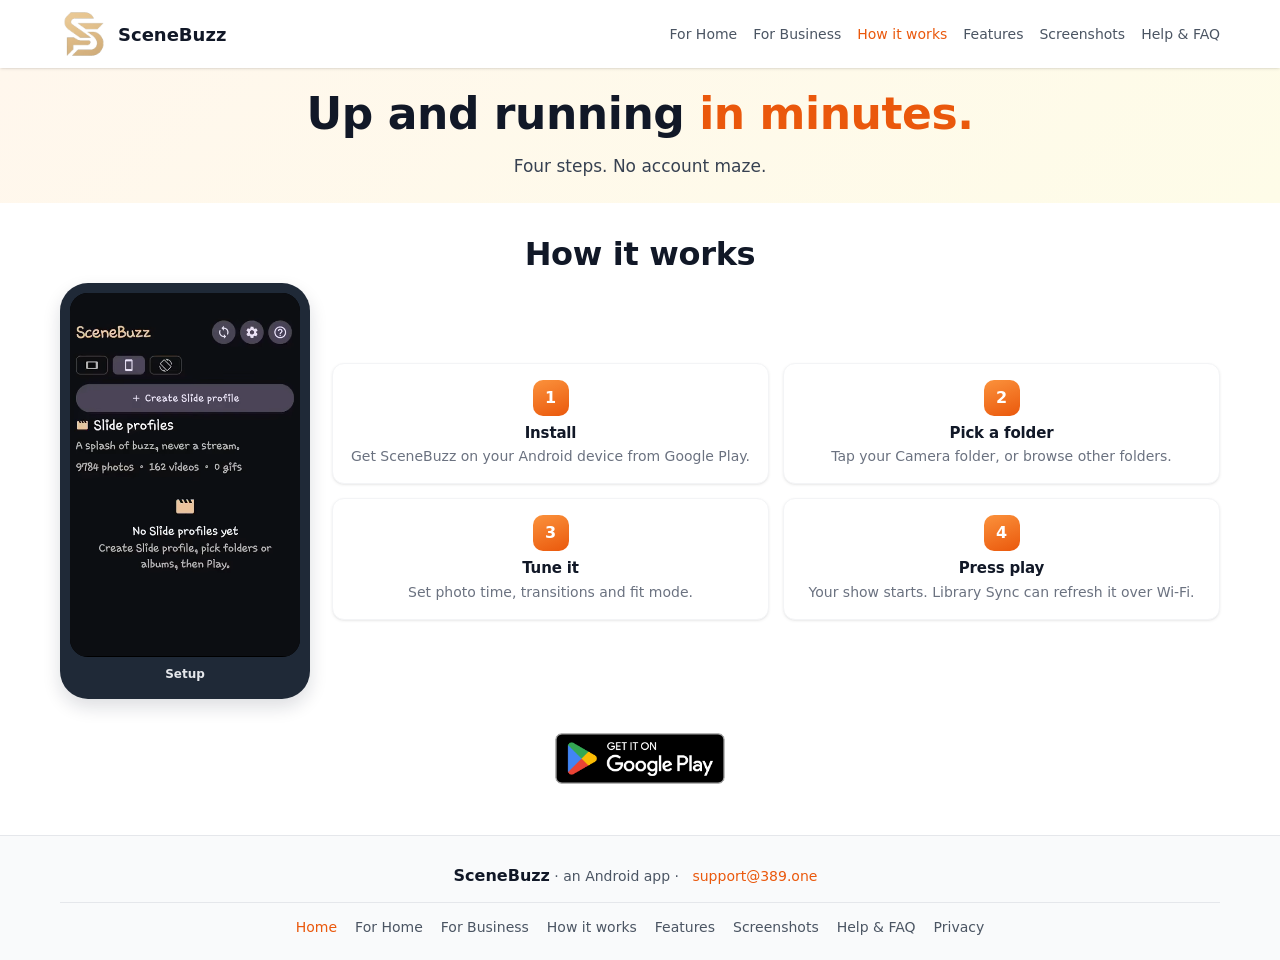
<file: how-it-works.html>
<!doctype html><html lang=en><head><meta charset=utf-8><meta name=viewport content="width=device-width,initial-scale=1"><title>How it works · SceneBuzz</title>
<meta name=description content="Four steps. No account maze."><link rel=icon href=images/icon.png type=image/png><link rel=icon href=favicon.ico sizes=48x48><link rel=apple-touch-icon href=images/icon.png>
<meta property=og:type content=website><meta property=og:title content="How it works · SceneBuzz"><meta property=og:description content="Four steps. No account maze."><meta property=og:url content="https://scenebuzz.389.one/how-it-works.html"><meta property=og:image content="https://scenebuzz.389.one/images/feature.jpg"><meta name=twitter:card content=summary_large_image>
<link rel=stylesheet href=style.css></head><body>
<header><div class=w><a class=brand href=index.html><img src=images/icon.png alt=SceneBuzz width=48 height=48>SceneBuzz</a><nav><a href="home.html">For Home</a><a href="business.html">For Business</a><a href="how-it-works.html" class=on>How it works</a><a href="features.html">Features</a><a href="screenshots.html">Screenshots</a><a href="faq.html">Help & FAQ</a></nav></div></header><div class=hero><div class=w><h1>Up and running <span class=acc>in minutes.</span></h1><p class=lead>Four steps. No account maze.</p></div></div><section><div class=w><h2>How it works</h2><div class=adjust><figure class=phone><video width=480 height=758 poster=assets/scenebuzz-setup-poster.jpg?v=2 autoplay muted loop playsinline preload=metadata loading=lazy aria-label="SceneBuzz walkthrough for creating a profile and its settings"><source src=assets/scenebuzz-setup.webm?v=2 type=video/webm><source src=assets/scenebuzz-setup.mp4?v=2 type=video/mp4></video><figcaption>Setup</figcaption></figure><div class="g g2 steps"><div class="card step"><h3>Install</h3><p>Get SceneBuzz on your Android device from Google Play.</p></div><div class="card step"><h3>Pick a folder</h3><p>Tap your Camera folder, or browse other folders.</p></div><div class="card step"><h3>Tune it</h3><p>Set photo time, transitions and fit mode.</p></div><div class="card step"><h3>Press play</h3><p>Your show starts. Library Sync can refresh it over Wi-Fi.</p></div></div></div><div class=more><a class="gplay" href="https://play.google.com/store/apps/details?id=com.sceneframe.app" target="_blank" rel="noopener"><img src="images/google-play-badge.png" alt="Get it on Google Play" width="194" height="75"></a></div></div></section>
<footer><div class=w><div><b style="color:#f4efe8">SceneBuzz</b> · an Android app · <a href="mailto:support@389.one">support@389.one</a></div><div><a href="index.html">Home</a><a href="home.html">For Home</a><a href="business.html">For Business</a><a href="how-it-works.html">How it works</a><a href="features.html">Features</a><a href="screenshots.html">Screenshots</a><a href="faq.html">Help & FAQ</a><a href="privacy.html">Privacy</a></div></div></footer></body></html>
</file>
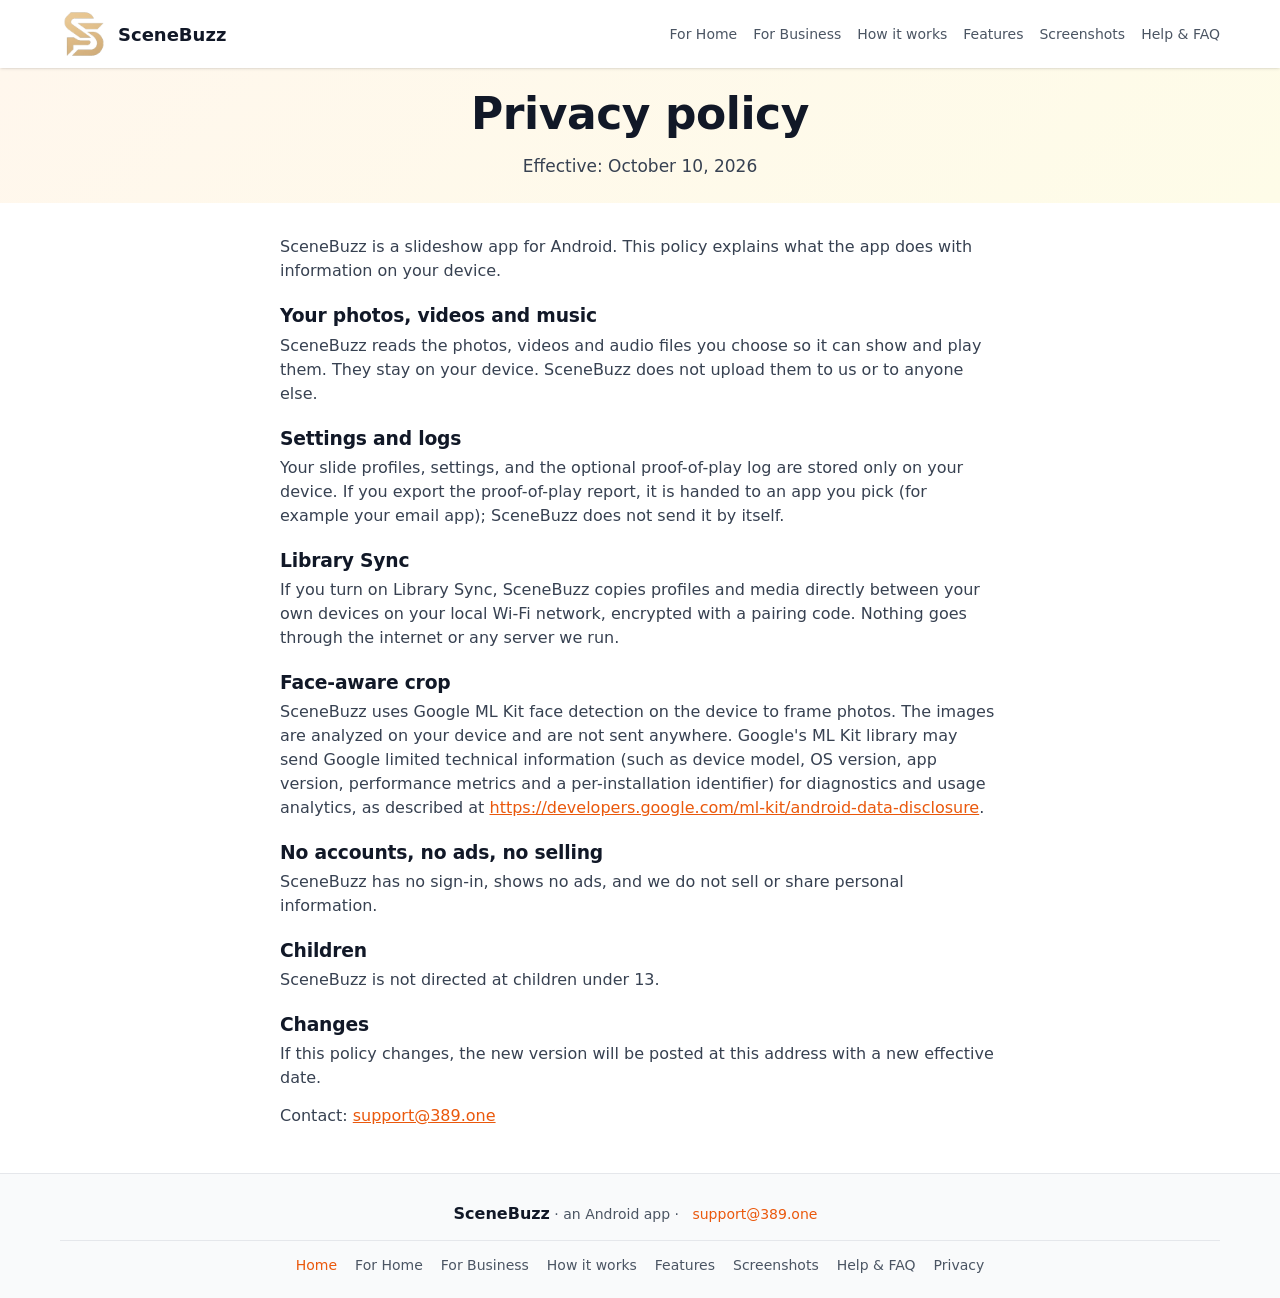
<file: privacy.html>
<!doctype html><html lang=en><head><meta charset=utf-8><meta name=viewport content="width=device-width,initial-scale=1"><title>Privacy · SceneBuzz</title>
<meta name=description content="How SceneBuzz handles information on your device."><link rel=icon href=images/icon.png type=image/png><link rel=icon href=favicon.ico sizes=48x48><link rel=apple-touch-icon href=images/icon.png>
<meta property=og:type content=website><meta property=og:title content="Privacy · SceneBuzz"><meta property=og:description content="How SceneBuzz handles information on your device."><meta property=og:url content="https://scenebuzz.389.one/privacy.html"><meta property=og:image content="https://scenebuzz.389.one/images/feature.jpg"><meta name=twitter:card content=summary_large_image>
<link rel=stylesheet href=style.css></head><body>
<header><div class=w><a class=brand href=index.html><img src=images/icon.png alt=SceneBuzz width=48 height=48>SceneBuzz</a><nav><a href="home.html">For Home</a><a href="business.html">For Business</a><a href="how-it-works.html">How it works</a><a href="features.html">Features</a><a href="screenshots.html">Screenshots</a><a href="faq.html">Help & FAQ</a></nav></div></header><div class=hero><div class=w><h1>Privacy policy</h1><p class=lead>Effective: October 10, 2026</p></div></div><section><div class="w prose"><p>SceneBuzz is a slideshow app for Android. This policy explains what the app does with information on your device.</p><h3>Your photos, videos and music</h3><p>SceneBuzz reads the photos, videos and audio files you choose so it can show and play them. They stay on your device. SceneBuzz does not upload them to us or to anyone else.</p><h3>Settings and logs</h3><p>Your slide profiles, settings, and the optional proof-of-play log are stored only on your device. If you export the proof-of-play report, it is handed to an app you pick (for example your email app); SceneBuzz does not send it by itself.</p><h3>Library Sync</h3><p>If you turn on Library Sync, SceneBuzz copies profiles and media directly between your own devices on your local Wi-Fi network, encrypted with a pairing code. Nothing goes through the internet or any server we run.</p><h3>Face-aware crop</h3><p>SceneBuzz uses Google ML Kit face detection on the device to frame photos. The images are analyzed on your device and are not sent anywhere. Google's ML Kit library may send Google limited technical information (such as device model, OS version, app version, performance metrics and a per-installation identifier) for diagnostics and usage analytics, as described at <a href="https://developers.google.com/ml-kit/android-data-disclosure">https://developers.google.com/ml-kit/android-data-disclosure</a>.</p><h3>No accounts, no ads, no selling</h3><p>SceneBuzz has no sign-in, shows no ads, and we do not sell or share personal information.</p><h3>Children</h3><p>SceneBuzz is not directed at children under 13.</p><h3>Changes</h3><p>If this policy changes, the new version will be posted at this address with a new effective date.</p><p>Contact: <a href="mailto:support@389.one">support@389.one</a></p></div></section>
<footer><div class=w><div><b style="color:#f4efe8">SceneBuzz</b> · an Android app · <a href="mailto:support@389.one">support@389.one</a></div><div><a href="index.html">Home</a><a href="home.html">For Home</a><a href="business.html">For Business</a><a href="how-it-works.html">How it works</a><a href="features.html">Features</a><a href="screenshots.html">Screenshots</a><a href="faq.html">Help & FAQ</a><a href="privacy.html">Privacy</a></div></div></footer></body></html>
</file>
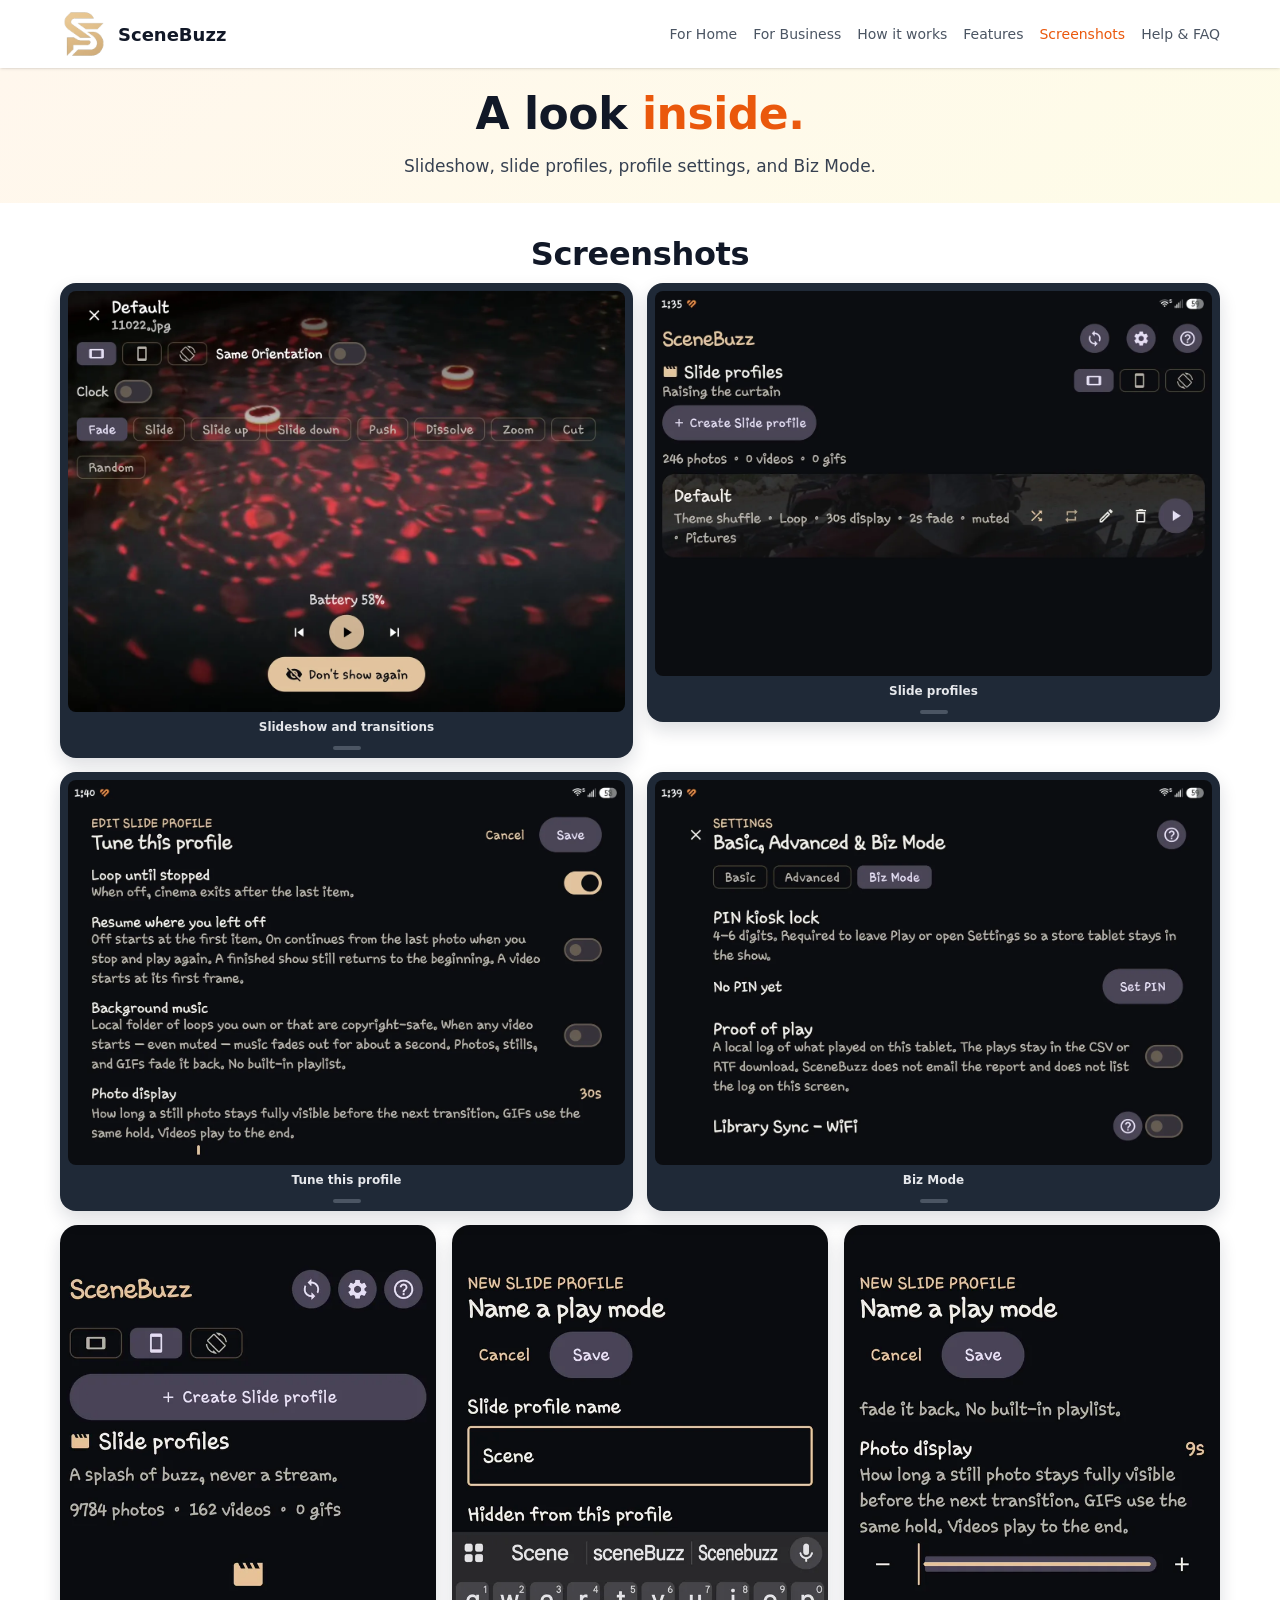
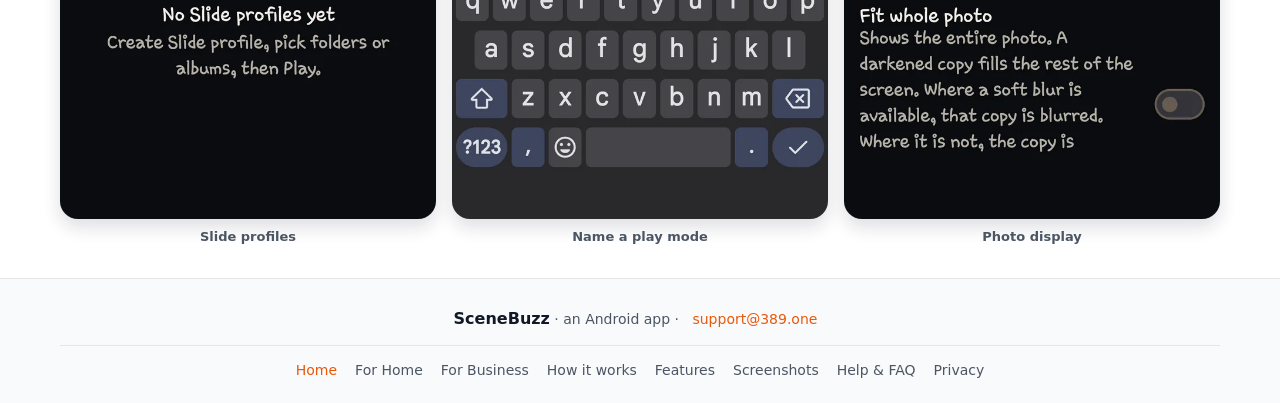
<file: screenshots.html>
<!doctype html><html lang=en><head><meta charset=utf-8><meta name=viewport content="width=device-width,initial-scale=1"><title>Screenshots · SceneBuzz</title>
<meta name=description content="Screenshots of the slideshow, slide profiles, profile settings, and Biz Mode."><link rel=icon href=images/icon.png type=image/png><link rel=icon href=favicon.ico sizes=48x48><link rel=apple-touch-icon href=images/icon.png>
<meta property=og:type content=website><meta property=og:title content="Screenshots · SceneBuzz"><meta property=og:description content="Screenshots of the slideshow, slide profiles, profile settings, and Biz Mode."><meta property=og:url content="https://scenebuzz.389.one/screenshots.html"><meta property=og:image content="https://scenebuzz.389.one/images/feature.jpg"><meta name=twitter:card content=summary_large_image>
<link rel=stylesheet href=style.css></head><body>
<header><div class=w><a class=brand href=index.html><img src=images/icon.png alt=SceneBuzz width=48 height=48>SceneBuzz</a><nav><a href="home.html">For Home</a><a href="business.html">For Business</a><a href="how-it-works.html">How it works</a><a href="features.html">Features</a><a href="screenshots.html" class=on>Screenshots</a><a href="faq.html">Help & FAQ</a></nav></div></header><div class=hero><div class=w><h1>A look <span class=acc>inside.</span></h1><p class=lead>Slideshow, slide profiles, profile settings, and Biz Mode.</p></div></div><section><div class=w><h2>Screenshots</h2><div class=stack><div class="shots c2"><figure class=shot><img src=images/play.webp alt="SceneBuzz slideshow with the transition picker open" width=1400 height=1057><figcaption>Slideshow and transitions</figcaption></figure><figure class=shot><img src=images/home.webp alt="SceneBuzz home screen with slide profiles" width=1400 height=967><figcaption>Slide profiles</figcaption></figure><figure class=shot><img src=images/profile.webp alt="Tune this profile: loop, resume, background music, and photo display" width=1400 height=967><figcaption>Tune this profile</figcaption></figure><figure class=shot><img src=images/biz.webp alt="Biz Mode settings with PIN kiosk lock, proof of play, and Library Sync" width=1400 height=967><figcaption>Biz Mode</figcaption></figure></div><div class=stills><figure class=still><img src=assets/profiles.webp alt="Slide profiles: Living Room and Front Counter" width=640 height=1011 loading=lazy><figcaption>Slide profiles</figcaption></figure><figure class=still><img src=assets/play-mode.webp alt="Name a play mode" width=640 height=1011 loading=lazy><figcaption>Name a play mode</figcaption></figure><figure class=still><img src=assets/photo-display.webp alt="Photo display set to Fit, with crossfade, slide, zoom, and fade to black" width=640 height=1011 loading=lazy><figcaption>Photo display</figcaption></figure></div></div></div></section>
<footer><div class=w><div><b style="color:#f4efe8">SceneBuzz</b> · an Android app · <a href="mailto:support@389.one">support@389.one</a></div><div><a href="index.html">Home</a><a href="home.html">For Home</a><a href="business.html">For Business</a><a href="how-it-works.html">How it works</a><a href="features.html">Features</a><a href="screenshots.html">Screenshots</a><a href="faq.html">Help & FAQ</a><a href="privacy.html">Privacy</a></div></div></footer></body></html>
</file>
